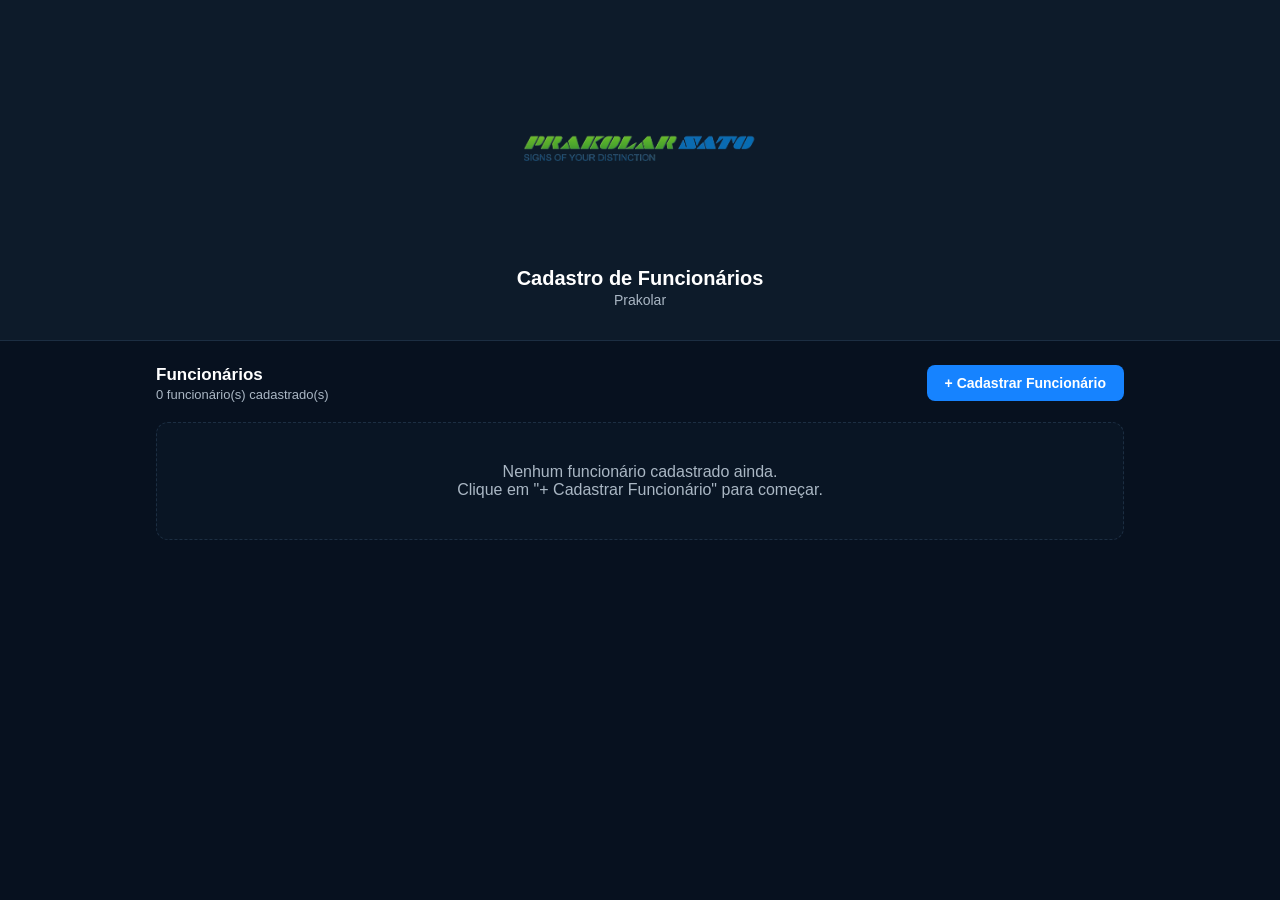
<file: cadastro-funcionarios-prakolar/index.html>
<!doctype html>
<html lang="pt-BR">
<head>
<meta charset="UTF-8" />
<meta name="viewport" content="width=device-width, initial-scale=1.0" />
<title>Prakolar | Cadastro de Funcionários</title>
<link rel="stylesheet" href="style.css" />
</head>
<body>

<header>
  <div class="logo-box"><span><img src="./img/video-cover-Photoroom.png" alt="Prakolar" class="logo"></span></div>
  <h1>Cadastro de Funcionários</h1>
  <p>Prakolar</p>
</header>

<main>
  <div class="toolbar">
    <div>
      <h2>Funcionários</h2>
      <p id="contador">0 funcionário(s) cadastrado(s)</p>
    </div>
    <button class="btn-primary" onclick="abrirCadastro()">+ Cadastrar Funcionário</button>
  </div>

  <div id="empty" class="empty-state" style="display:none;">
    Nenhum funcionário cadastrado ainda.<br>
    Clique em "+ Cadastrar Funcionário" para começar.
  </div>

  <table id="tabela">
    <thead>
      <tr>
        <th>Nome</th>
        <th>Função</th>
        <th>Horário</th>
        <th>Escala</th>
        <th>Modalidade</th>
        <th>Avaliação</th>
        <th style="text-align:right;">Ações</th>
      </tr>
    </thead>
    <tbody id="tabelaCorpo"></tbody>
  </table>

  <div id="cards" class="cards"></div>
</main>

<!-- Modal de cadastro/edição -->
<div class="overlay" id="overlayForm">
  <form class="modal" id="formFuncionario" onsubmit="return salvarFuncionario(event)">
    <h2 id="tituloForm">Cadastrar Funcionário</h2>

    <div class="erros" id="errosForm" style="display:none;">
      <ul id="listaErros"></ul>
    </div>

    <div class="campo">
      <label for="campoNome">Nome</label>
      <input type="text" id="campoNome" placeholder="Nome completo do funcionário" />
    </div>

    <div class="campo">
      <label for="campoFuncao">Função</label>
      <input type="text" id="campoFuncao" placeholder="Ex: Analista, Supervisor, Operador..." />
    </div>

    <div class="campo">
      <label>Tipo de horário</label>
      <div class="radio-grupo">
        <label class="radio-opcao" id="opComercial">
          <input type="radio" name="tipoHorario" value="COMERCIAL" onchange="mudarTipoHorario('COMERCIAL')" />
          Horário Comercial
        </label>
        <label class="radio-opcao" id="opFlexivel">
          <input type="radio" name="tipoHorario" value="FLEXIVEL" onchange="mudarTipoHorario('FLEXIVEL')" />
          Horário Flexível
        </label>
      </div>
    </div>

    <div class="linha-dupla">
      <div class="campo">
        <label for="campoEntrada">Entrada</label>
        <input type="time" id="campoEntrada" />
      </div>
      <div class="campo">
        <label for="campoSaida">Saída</label>
        <input type="time" id="campoSaida" />
      </div>
    </div>

    <div class="linha-dupla">
      <div class="campo">
        <label for="campoEscala">Escala</label>
        <select id="campoEscala">
          <option value="6x1">6x1</option>
          <option value="5x2">5x2</option>
        </select>
      </div>
      <div class="campo">
        <label for="campoModalidade">Modalidade</label>
        <select id="campoModalidade">
          <option value="PRESENCIAL">Presencial</option>
          <option value="HOME_OFFICE">Home Office</option>
        </select>
      </div>
    </div>

    <div class="campo">
      <div class="avaliacao-valor">
        <span>Avaliação de desempenho</span>
        <strong id="valorAvaliacao">5.0</strong>
      </div>
      <input type="range" id="campoAvaliacao" min="0" max="10" step="0.5" value="5" oninput="atualizarValorAvaliacao()" />
      <div class="range-legenda"><span>0</span><span>10</span></div>
    </div>

    <div class="modal-acoes">
      <button type="button" class="btn-cancelar" onclick="fecharForm()">Cancelar</button>
      <button type="submit" class="btn-primary" id="btnSalvar">Cadastrar Funcionário</button>
    </div>
  </form>
</div>

<!-- Modal de confirmação de exclusão -->
<div class="overlay" id="overlayExcluir">
  <div class="modal modal-confirm">
    <h2>Excluir funcionário</h2>
    <p id="mensagemExcluir">Tem certeza que deseja excluir este funcionário?</p>
    <div class="modal-acoes">
      <button type="button" class="btn-cancelar" onclick="fecharExcluir()">Cancelar</button>
      <button type="button" class="btn-excluir-confirmar" onclick="confirmarExclusao()">Excluir</button>
    </div>
  </div>
</div>

<div id="toast"></div>

<script src="script.js"></script>
</body>
</html>
</file>
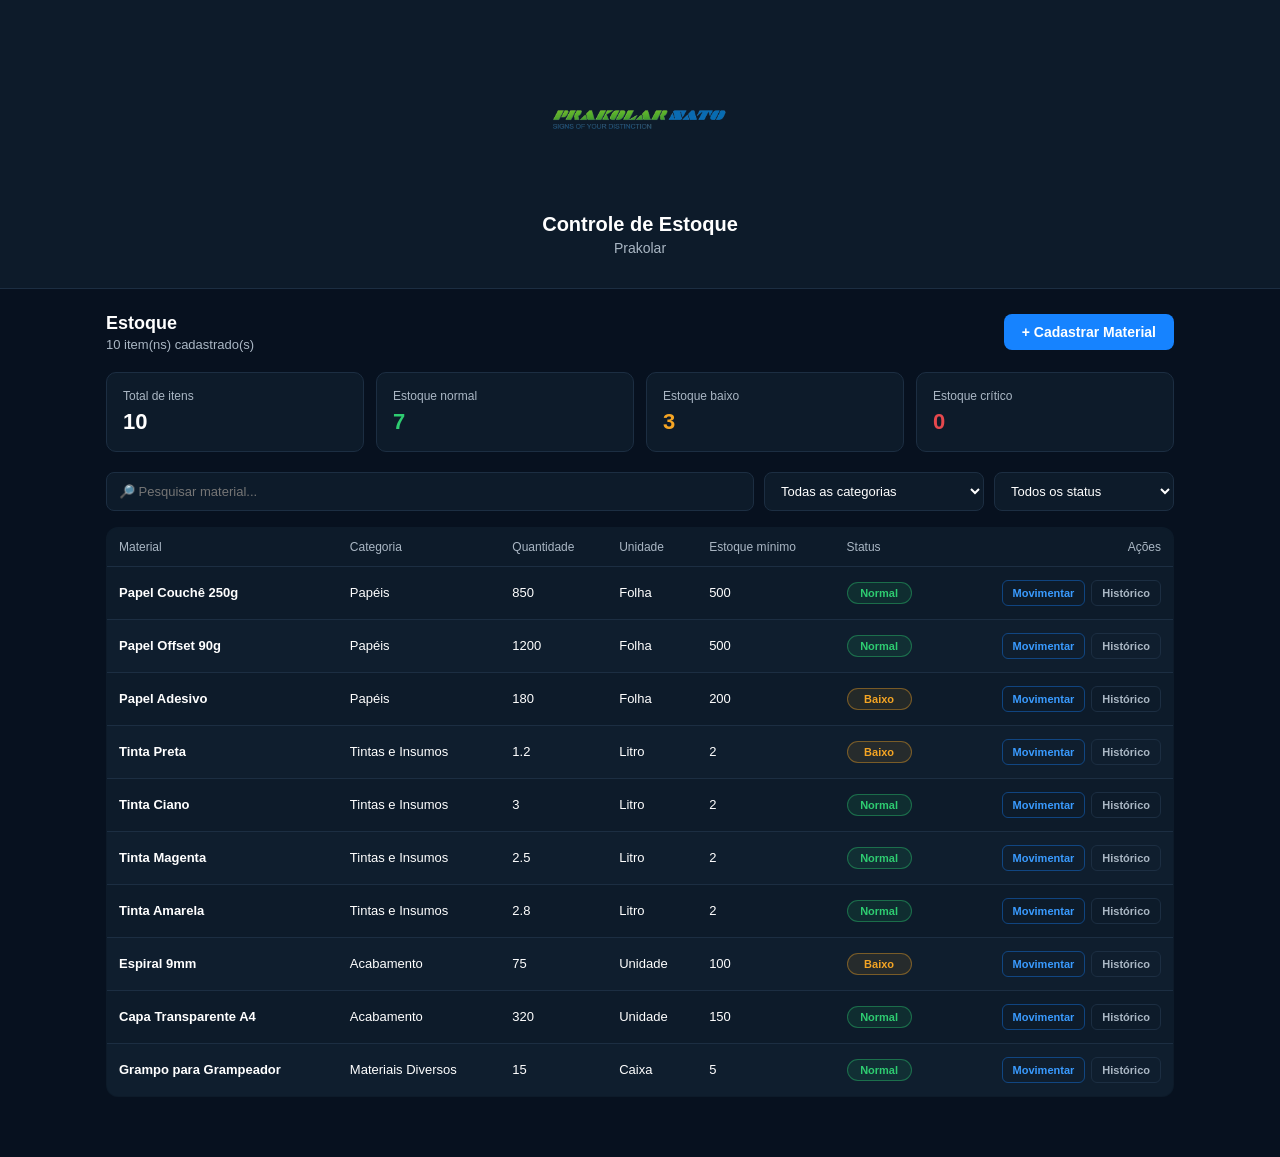
<file: cadastro-funcionarios-prakolar/estoque.html>
<!doctype html>
<html lang="pt-BR">

<head>
  <meta charset="UTF-8" />
  <meta name="viewport" content="width=device-width, initial-scale=1.0" />

  <title>Prakolar | Estoque</title>

  <link rel="stylesheet" href="estoque.css" />
</head>

<body>

  <header>
    <div class="logo-box">
      <img
        src="./img/video-cover-Photoroom.png"
        alt="Prakolar"
        class="logo"
      >
    </div>

    <h1>Controle de Estoque</h1>
    <p>Prakolar</p>
  </header>

  <main>

    <!-- Cabeçalho da página -->
    <div class="toolbar">
      <div>
        <h2>Estoque</h2>
        <p id="contador">0 item(ns) cadastrado(s)</p>
      </div>

      <button class="btn-primary" onclick="abrirCadastro()">
        + Cadastrar Material
      </button>
    </div>

    <!-- Resumo -->
    <div class="resumo">

      <div class="resumo-card">
        <span>Total de itens</span>
        <strong id="totalItens">0</strong>
      </div>

      <div class="resumo-card">
        <span>Estoque normal</span>
        <strong class="texto-verde" id="totalNormal">0</strong>
      </div>

      <div class="resumo-card">
        <span>Estoque baixo</span>
        <strong class="texto-amarelo" id="totalBaixo">0</strong>
      </div>

      <div class="resumo-card">
        <span>Estoque crítico</span>
        <strong class="texto-vermelho" id="totalCritico">0</strong>
      </div>

    </div>

    <!-- Pesquisa e filtros -->
    <div class="filtros">

      <input
        type="text"
        id="campoBusca"
        placeholder="🔎 Pesquisar material..."
        oninput="renderizarEstoque()"
      >

      <select id="filtroCategoria" onchange="renderizarEstoque()">
        <option value="">Todas as categorias</option>
        <option value="PAPEL">Papéis</option>
        <option value="TINTA">Tintas e Insumos</option>
        <option value="ACABAMENTO">Acabamento</option>
        <option value="DIVERSOS">Materiais Diversos</option>
      </select>

      <select id="filtroStatus" onchange="renderizarEstoque()">
        <option value="">Todos os status</option>
        <option value="NORMAL">Normal</option>
        <option value="BAIXO">Baixo</option>
        <option value="CRITICO">Crítico</option>
      </select>

    </div>

    <!-- Estado vazio -->
    <div id="empty" class="empty-state" style="display:none;">
      Nenhum material encontrado.
    </div>

    <!-- Tabela -->
    <div class="tabela-container">

      <table id="tabela">

        <thead>
          <tr>
            <th>Material</th>
            <th>Categoria</th>
            <th>Quantidade</th>
            <th>Unidade</th>
            <th>Estoque mínimo</th>
            <th>Status</th>
            <th style="text-align:right;">Ações</th>
          </tr>
        </thead>

        <tbody id="tabelaCorpo"></tbody>

      </table>

    </div>

    <!-- Cards para mobile -->
    <div id="cards" class="cards"></div>

  </main>


  <!-- Modal de cadastro -->
  <div class="overlay" id="overlayForm">

    <form class="modal" id="formMaterial" onsubmit="return salvarMaterial(event)">

      <h2 id="tituloForm">Cadastrar Material</h2>

      <div class="erros" id="errosForm" style="display:none;">
        <ul id="listaErros"></ul>
      </div>

      <div class="campo">
        <label for="campoNome">Nome do material</label>
        <input
          type="text"
          id="campoNome"
          placeholder="Ex: Papel Couchê 250g"
        >
      </div>

      <div class="linha-dupla">

        <div class="campo">
          <label for="campoCategoria">Categoria</label>

          <select id="campoCategoria">
            <option value="PAPEL">Papéis</option>
            <option value="TINTA">Tintas e Insumos</option>
            <option value="ACABAMENTO">Acabamento</option>
            <option value="DIVERSOS">Materiais Diversos</option>
          </select>
        </div>

        <div class="campo">
          <label for="campoUnidade">Unidade</label>

          <select id="campoUnidade">
            <option value="Unidade">Unidade</option>
            <option value="Folha">Folha</option>
            <option value="Resma">Resma</option>
            <option value="Rolo">Rolo</option>
            <option value="Metro">Metro</option>
            <option value="Litro">Litro</option>
            <option value="Quilograma">Quilograma</option>
          </select>
        </div>

      </div>

      <div class="linha-dupla">

        <div class="campo">
          <label for="campoQuantidade">Quantidade atual</label>
          <input
            type="number"
            id="campoQuantidade"
            min="0"
            step="0.01"
            placeholder="0"
          >
        </div>

        <div class="campo">
          <label for="campoMinimo">Estoque mínimo</label>
          <input
            type="number"
            id="campoMinimo"
            min="0"
            step="0.01"
            placeholder="0"
          >
        </div>

      </div>

      <div class="campo">
        <label for="campoLocalizacao">Localização</label>

        <input
          type="text"
          id="campoLocalizacao"
          placeholder="Ex: Prateleira A1"
        >
      </div>

      <div class="campo">
        <label for="campoFornecedor">Fornecedor</label>

        <input
          type="text"
          id="campoFornecedor"
          placeholder="Nome do fornecedor"
        >
      </div>

      <div class="campo">
        <label for="campoPreco">Preço de compra</label>

        <input
          type="number"
          id="campoPreco"
          min="0"
          step="0.01"
          placeholder="0,00"
        >
      </div>

      <div class="modal-acoes">

        <button
          type="button"
          class="btn-cancelar"
          onclick="fecharForm()"
        >
          Cancelar
        </button>

        <button
          type="submit"
          class="btn-primary"
        >
          Cadastrar Material
        </button>

      </div>

    </form>

  </div>


  <!-- Modal de movimentação -->
  <div class="overlay" id="overlayMovimentacao">

    <form
      class="modal"
      id="formMovimentacao"
      onsubmit="return salvarMovimentacao(event)"
    >

      <h2>Registrar movimentação</h2>

      <p class="material-selecionado" id="materialSelecionado"></p>

      <div class="campo">

        <label>Tipo de movimentação</label>

        <div class="radio-grupo">

          <label class="radio-opcao selecionado">
            <input
              type="radio"
              name="tipoMovimentacao"
              value="ENTRADA"
              checked
            >
            Entrada
          </label>

          <label class="radio-opcao">
            <input
              type="radio"
              name="tipoMovimentacao"
              value="SAIDA"
            >
            Saída
          </label>

        </div>

      </div>

      <div class="campo">

        <label for="campoQuantidadeMovimentacao">
          Quantidade
        </label>

        <input
          type="number"
          id="campoQuantidadeMovimentacao"
          min="0.01"
          step="0.01"
          placeholder="Quantidade"
        >

      </div>

      <div class="campo">

        <label for="campoMotivo">
          Motivo
        </label>

        <select id="campoMotivo">

          <option value="COMPRA">Compra</option>
          <option value="PRODUCAO">Produção</option>
          <option value="PERDA">Perda</option>
          <option value="AJUSTE">Ajuste de estoque</option>
          <option value="OUTROS">Outros</option>

        </select>

      </div>

      <div class="campo">

        <label for="campoObservacao">
          Observação
        </label>

        <textarea
          id="campoObservacao"
          placeholder="Observação opcional..."
        ></textarea>

      </div>

      <div class="modal-acoes">

        <button
          type="button"
          class="btn-cancelar"
          onclick="fecharMovimentacao()"
        >
          Cancelar
        </button>

        <button
          type="submit"
          class="btn-primary"
        >
          Registrar
        </button>

      </div>

    </form>

  </div>


  <!-- Modal de histórico -->
  <div class="overlay" id="overlayHistorico">

    <div class="modal">

      <h2>Histórico do material</h2>

      <p
        class="material-selecionado"
        id="historicoMaterial"
      ></p>

      <div
        class="historico"
        id="listaHistorico"
      ></div>

      <div class="modal-acoes">

        <button
          type="button"
          class="btn-cancelar"
          onclick="fecharHistorico()"
        >
          Fechar
        </button>

      </div>

    </div>

  </div>


  <div id="toast"></div>


  <script>

    /*
      Materiais iniciais da gráfica.
      Caso o navegador ainda não tenha dados salvos,
      estes materiais serão cadastrados automaticamente.
    */

    const materiaisIniciais = [
      {
        id: 1,
        nome: "Papel Couchê 250g",
        categoria: "PAPEL",
        unidade: "Folha",
        quantidade: 850,
        minimo: 500,
        localizacao: "Prateleira A1",
        fornecedor: "Papelaria Central",
        preco: 0.85,
        historico: []
      },

      {
        id: 2,
        nome: "Papel Offset 90g",
        categoria: "PAPEL",
        unidade: "Folha",
        quantidade: 1200,
        minimo: 500,
        localizacao: "Prateleira A2",
        fornecedor: "Papelaria Central",
        preco: 0.22,
        historico: []
      },

      {
        id: 3,
        nome: "Papel Adesivo",
        categoria: "PAPEL",
        unidade: "Folha",
        quantidade: 180,
        minimo: 200,
        localizacao: "Prateleira A3",
        fornecedor: "Adesivos Brasil",
        preco: 1.15,
        historico: []
      },

      {
        id: 4,
        nome: "Tinta Preta",
        categoria: "TINTA",
        unidade: "Litro",
        quantidade: 1.2,
        minimo: 2,
        localizacao: "Armário B1",
        fornecedor: "Suprimentos Gráficos",
        preco: 145,
        historico: []
      },

      {
        id: 5,
        nome: "Tinta Ciano",
        categoria: "TINTA",
        unidade: "Litro",
        quantidade: 3,
        minimo: 2,
        localizacao: "Armário B1",
        fornecedor: "Suprimentos Gráficos",
        preco: 138,
        historico: []
      },

      {
        id: 6,
        nome: "Tinta Magenta",
        categoria: "TINTA",
        unidade: "Litro",
        quantidade: 2.5,
        minimo: 2,
        localizacao: "Armário B1",
        fornecedor: "Suprimentos Gráficos",
        preco: 138,
        historico: []
      },

      {
        id: 7,
        nome: "Tinta Amarela",
        categoria: "TINTA",
        unidade: "Litro",
        quantidade: 2.8,
        minimo: 2,
        localizacao: "Armário B1",
        fornecedor: "Suprimentos Gráficos",
        preco: 138,
        historico: []
      },

      {
        id: 8,
        nome: "Espiral 9mm",
        categoria: "ACABAMENTO",
        unidade: "Unidade",
        quantidade: 75,
        minimo: 100,
        localizacao: "Prateleira C1",
        fornecedor: "Acabamentos SP",
        preco: 0.45,
        historico: []
      },

      {
        id: 9,
        nome: "Capa Transparente A4",
        categoria: "ACABAMENTO",
        unidade: "Unidade",
        quantidade: 320,
        minimo: 150,
        localizacao: "Prateleira C2",
        fornecedor: "Acabamentos SP",
        preco: 0.70,
        historico: []
      },

      {
        id: 10,
        nome: "Grampo para Grampeador",
        categoria: "DIVERSOS",
        unidade: "Caixa",
        quantidade: 15,
        minimo: 5,
        localizacao: "Armário D1",
        fornecedor: "Papelaria Central",
        preco: 12.50,
        historico: []
      }
    ];


    let materiais = JSON.parse(localStorage.getItem("prakolarEstoque"));

    if (!materiais) {
      materiais = materiaisIniciais;
      salvarDados();
    }

    let materialMovimentacao = null;


    function salvarDados() {
      localStorage.setItem(
        "prakolarEstoque",
        JSON.stringify(materiais)
      );
    }


    function obterStatus(material) {

      if (material.quantidade <= material.minimo * 0.5) {
        return "CRITICO";
      }

      if (material.quantidade <= material.minimo) {
        return "BAIXO";
      }

      return "NORMAL";
    }


    function nomeCategoria(categoria) {

      const categorias = {
        PAPEL: "Papéis",
        TINTA: "Tintas e Insumos",
        ACABAMENTO: "Acabamento",
        DIVERSOS: "Materiais Diversos"
      };

      return categorias[categoria] || categoria;
    }


    function classeStatus(status) {

      if (status === "CRITICO") return "badge-vermelho";
      if (status === "BAIXO") return "badge-amarelo";

      return "badge-verde";
    }


    function nomeStatus(status) {

      if (status === "CRITICO") return "Crítico";
      if (status === "BAIXO") return "Baixo";

      return "Normal";
    }


    function renderizarEstoque() {

      const busca =
        document
          .getElementById("campoBusca")
          .value
          .toLowerCase();

      const categoria =
        document.getElementById("filtroCategoria").value;

      const filtroStatus =
        document.getElementById("filtroStatus").value;


      const lista = materiais.filter(material => {

        const correspondeBusca =
          material.nome.toLowerCase().includes(busca);

        const correspondeCategoria =
          !categoria ||
          material.categoria === categoria;

        const correspondeStatus =
          !filtroStatus ||
          obterStatus(material) === filtroStatus;

        return (
          correspondeBusca &&
          correspondeCategoria &&
          correspondeStatus
        );

      });


      atualizarResumo();


      const corpo =
        document.getElementById("tabelaCorpo");

      corpo.innerHTML = "";


      lista.forEach(material => {

        const status = obterStatus(material);

        const linha = document.createElement("tr");

        linha.innerHTML = `
          <td>
            <strong>${material.nome}</strong>
          </td>

          <td>
            ${nomeCategoria(material.categoria)}
          </td>

          <td>
            ${material.quantidade}
          </td>

          <td>
            ${material.unidade}
          </td>

          <td>
            ${material.minimo}
          </td>

          <td>
            <span class="badge ${classeStatus(status)}">
              ${nomeStatus(status)}
            </span>
          </td>

          <td>
            <div class="acoes">

              <button
                class="btn-movimentar"
                onclick="abrirMovimentacao(${material.id})"
              >
                Movimentar
              </button>

              <button
                class="btn-historico"
                onclick="abrirHistorico(${material.id})"
              >
                Histórico
              </button>

            </div>
          </td>
        `;

        corpo.appendChild(linha);

      });


      renderizarCards(lista);


      document.getElementById("empty").style.display =
        lista.length === 0 ? "block" : "none";

      document.getElementById("tabela").style.display =
        lista.length === 0 ? "none" : "table";

    }


    function renderizarCards(lista) {

      const cards =
        document.getElementById("cards");

      cards.innerHTML = "";


      lista.forEach(material => {

        const status = obterStatus(material);

        const card = document.createElement("div");

        card.className = "card";

        card.innerHTML = `
          <div class="card-top">

            <div>
              <div class="card-nome">
                ${material.nome}
              </div>

              <div class="card-categoria">
                ${nomeCategoria(material.categoria)}
              </div>
            </div>

            <span class="badge ${classeStatus(status)}">
              ${nomeStatus(status)}
            </span>

          </div>

          <div class="card-info">

            <span>Quantidade</span>
            <span>${material.quantidade} ${material.unidade}</span>

            <span>Estoque mínimo</span>
            <span>${material.minimo}</span>

            <span>Localização</span>
            <span>${material.localizacao || "-"}</span>

          </div>

          <div class="card-acoes">

            <button
              class="btn-movimentar"
              onclick="abrirMovimentacao(${material.id})"
            >
              Movimentar
            </button>

            <button
              class="btn-historico"
              onclick="abrirHistorico(${material.id})"
            >
              Histórico
            </button>

          </div>
        `;

        cards.appendChild(card);

      });

    }


    function atualizarResumo() {

      const normal =
        materiais.filter(
          material => obterStatus(material) === "NORMAL"
        ).length;

      const baixo =
        materiais.filter(
          material => obterStatus(material) === "BAIXO"
        ).length;

      const critico =
        materiais.filter(
          material => obterStatus(material) === "CRITICO"
        ).length;


      document.getElementById("totalItens").textContent =
        materiais.length;

      document.getElementById("totalNormal").textContent =
        normal;

      document.getElementById("totalBaixo").textContent =
        baixo;

      document.getElementById("totalCritico").textContent =
        critico;

      document.getElementById("contador").textContent =
        `${materiais.length} item(ns) cadastrado(s)`;

    }


    function abrirCadastro() {

      document.getElementById("overlayForm")
        .classList.add("aberto");

      document.getElementById("formMaterial").reset();

      esconderErros();

    }


    function fecharForm() {

      document.getElementById("overlayForm")
        .classList.remove("aberto");

    }


    function salvarMaterial(event) {

      event.preventDefault();


      const nome =
        document.getElementById("campoNome").value.trim();

      const categoria =
        document.getElementById("campoCategoria").value;

      const unidade =
        document.getElementById("campoUnidade").value;

      const quantidade =
        Number(document.getElementById("campoQuantidade").value);

      const minimo =
        Number(document.getElementById("campoMinimo").value);

      const localizacao =
        document.getElementById("campoLocalizacao").value.trim();

      const fornecedor =
        document.getElementById("campoFornecedor").value.trim();

      const preco =
        Number(document.getElementById("campoPreco").value);


      const erros = [];


      if (!nome) {
        erros.push("Informe o nome do material.");
      }

      if (isNaN(quantidade) || quantidade < 0) {
        erros.push("Informe uma quantidade válida.");
      }

      if (isNaN(minimo) || minimo < 0) {
        erros.push("Informe um estoque mínimo válido.");
      }

      if (erros.length > 0) {

        mostrarErros(erros);

        return false;

      }


      const novoMaterial = {

        id: Date.now(),

        nome,
        categoria,
        unidade,
        quantidade,
        minimo,
        localizacao,
        fornecedor,
        preco,

        historico: [

          {
            data: new Date().toLocaleString("pt-BR"),
            tipo: "CADASTRO",
            quantidade,
            motivo: "Cadastro inicial",
            observacao: ""
          }

        ]

      };


      materiais.push(novoMaterial);

      salvarDados();

      fecharForm();

      renderizarEstoque();

      mostrarToast("Material cadastrado com sucesso.", "sucesso");


      return false;

    }


    function abrirMovimentacao(id) {

      materialMovimentacao =
        materiais.find(material => material.id === id);


      if (!materialMovimentacao) return;


      document.getElementById("materialSelecionado")
        .textContent =
        materialMovimentacao.nome;


      document.getElementById("formMovimentacao").reset();

      document.querySelector(
        'input[name="tipoMovimentacao"][value="ENTRADA"]'
      ).checked = true;


      document.getElementById("overlayMovimentacao")
        .classList.add("aberto");

    }


    function fecharMovimentacao() {

      document.getElementById("overlayMovimentacao")
        .classList.remove("aberto");

      materialMovimentacao = null;

    }


    function salvarMovimentacao(event) {

      event.preventDefault();


      if (!materialMovimentacao) return false;


      const tipo =
        document.querySelector(
          'input[name="tipoMovimentacao"]:checked'
        ).value;


      const quantidade =
        Number(
          document.getElementById(
            "campoQuantidadeMovimentacao"
          ).value
        );


      const motivo =
        document.getElementById("campoMotivo").value;


      const observacao =
        document.getElementById("campoObservacao").value.trim();


      if (!quantidade || quantidade <= 0) {

        mostrarToast(
          "Informe uma quantidade válida.",
          "erro"
        );

        return false;

      }


      if (
        tipo === "SAIDA" &&
        quantidade > materialMovimentacao.quantidade
      ) {

        mostrarToast(
          "A quantidade de saída é maior que o estoque disponível.",
          "erro"
        );

        return false;

      }


      if (tipo === "ENTRADA") {

        materialMovimentacao.quantidade += quantidade;

      } else {

        materialMovimentacao.quantidade -= quantidade;

      }


      materialMovimentacao.historico.push({

        data: new Date().toLocaleString("pt-BR"),

        tipo,

        quantidade,

        motivo,

        observacao

      });


      salvarDados();

      fecharMovimentacao();

      renderizarEstoque();


      mostrarToast(
        "Movimentação registrada com sucesso.",
        "sucesso"
      );


      return false;

    }


    function abrirHistorico(id) {

      const material =
        materiais.find(material => material.id === id);


      if (!material) return;


      document.getElementById("historicoMaterial")
        .textContent = material.nome;


      const lista =
        document.getElementById("listaHistorico");

      lista.innerHTML = "";


      if (
        !material.historico ||
        material.historico.length === 0
      ) {

        lista.innerHTML =
          `<p class="sem-historico">
            Nenhuma movimentação registrada.
          </p>`;

      } else {

        [...material.historico]
          .reverse()
          .forEach(item => {

            const div =
              document.createElement("div");

            div.className = "historico-item";


            let titulo = item.tipo;

            if (item.tipo === "ENTRADA")
              titulo = "Entrada";

            if (item.tipo === "SAIDA")
              titulo = "Saída";

            if (item.tipo === "CADASTRO")
              titulo = "Cadastro";


            div.innerHTML = `

              <div class="historico-top">

                <strong>${titulo}</strong>

                <span>${item.data}</span>

              </div>

              <div class="historico-info">

                Quantidade:
                <strong>${item.quantidade}</strong>

                ${item.motivo
                  ? ` · ${item.motivo}`
                  : ""
                }

              </div>

              ${
                item.observacao
                  ? `<p>${item.observacao}</p>`
                  : ""
              }

            `;


            lista.appendChild(div);

          });

      }


      document.getElementById("overlayHistorico")
        .classList.add("aberto");

    }


    function fecharHistorico() {

      document.getElementById("overlayHistorico")
        .classList.remove("aberto");

    }


    function mostrarErros(erros) {

      const lista =
        document.getElementById("listaErros");

      lista.innerHTML = "";


      erros.forEach(erro => {

        const li =
          document.createElement("li");

        li.textContent = erro;

        lista.appendChild(li);

      });


      document.getElementById("errosForm")
        .style.display = "block";

    }


    function esconderErros() {

      document.getElementById("errosForm")
        .style.display = "none";

    }


    function mostrarToast(mensagem, tipo) {

      const toast =
        document.getElementById("toast");


      toast.textContent = mensagem;

      toast.className = tipo;

      toast.style.display = "block";


      setTimeout(() => {

        toast.style.display = "none";

      }, 3000);

    }


    /*
      Fecha os modais quando o usuário
      clica fora deles.
    */

    document.querySelectorAll(".overlay")
      .forEach(overlay => {

        overlay.addEventListener("click", event => {

          if (event.target === overlay) {

            overlay.classList.remove("aberto");

          }

        });

      });


    renderizarEstoque();

  </script>

</body>
</html>
</file>
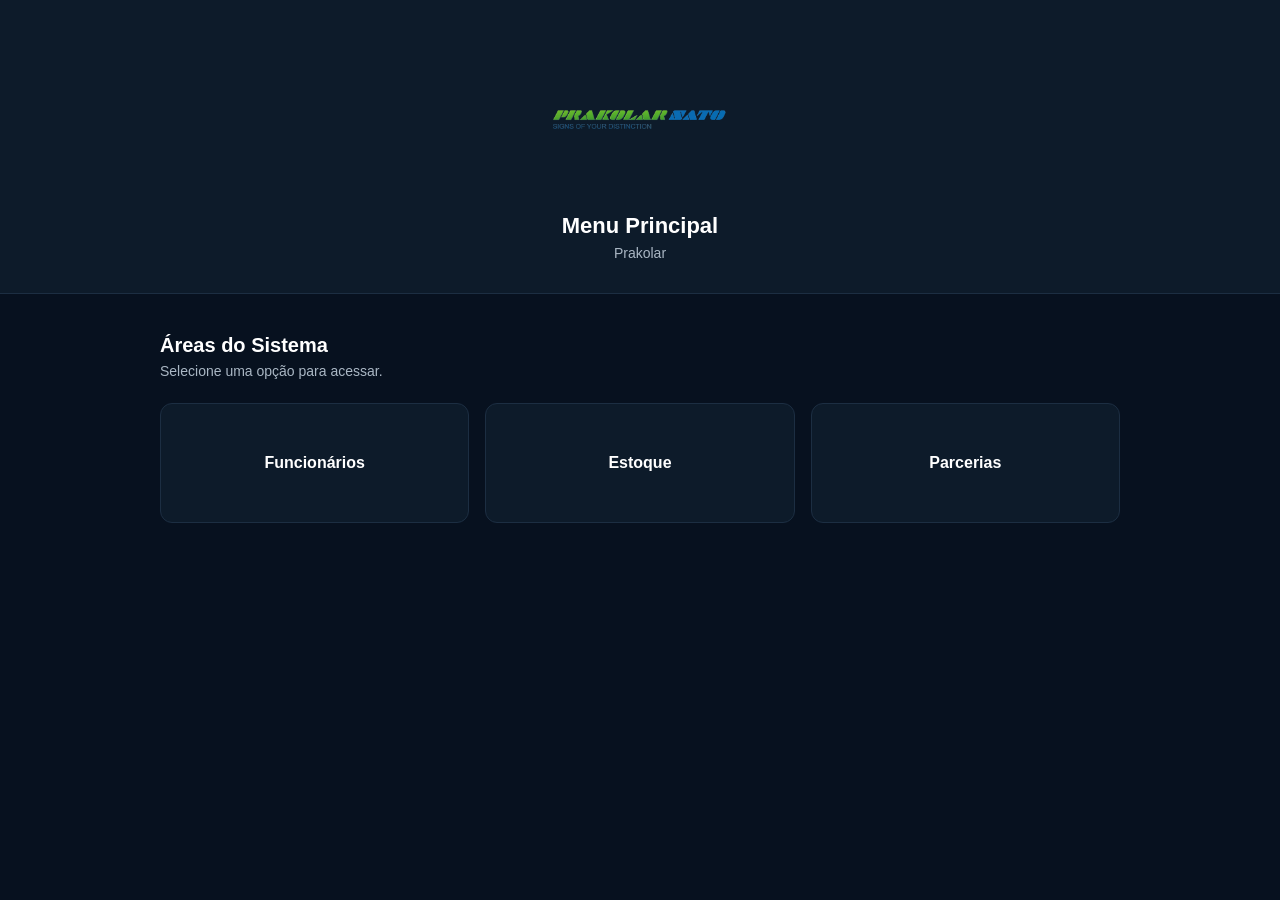
<file: cadastro-funcionarios-prakolar/pagina_geral.html>
<!doctype html>
<html lang="pt-BR">

<head>
  <meta charset="UTF-8" />
  <meta name="viewport" content="width=device-width, initial-scale=1.0" />

  <title>Prakolar | Menu Principal</title>

  <link rel="stylesheet" href="pagina_geral.css" />
</head>

<body>

  <header>
    <div class="logo-box">
      <img
        src="./img/video-cover-Photoroom.png"
        alt="Prakolar"
        class="logo"
      >
    </div>

    <h1>Menu Principal</h1>
    <p>Prakolar</p>
  </header>

  <main>

    <div class="titulo">
      <h2>Áreas do Sistema</h2>
      <p>Selecione uma opção para acessar.</p>
    </div>

    <div class="modulos">

      <a href="index.html" class="modulo">
        <h3>Funcionários</h3>
      </a>

      <a href="estoque.html" class="modulo">
        <h3>Estoque</h3>
      </a>

      <a href="#" class="modulo">
        <h3>Parcerias</h3>
      </a>

    </div>

  </main>

</body>
</html>
</file>
<file: cadastro-funcionarios-prakolar/style.css>
:root {
    --bg: #07111F;
    --surface: #0D1B2A;
    --surface-alt: #122436;
    --border: #1C2E42;
    --blue: #1683FF;
    --blue-hover: #3A9BFF;
    --text: #FFFFFF;
    --text-muted: #AAB7C4;
    --danger: #E5484D;
    --danger-hover: #F16A6E;
    --warning: #F5A524;
    --success: #2ECC71;
  }

  * { box-sizing: border-box; }

  body {
    margin: 0;
    background: var(--bg);
    color: var(--text);
    font-family: -apple-system, BlinkMacSystemFont, "Segoe UI", Roboto, Arial, sans-serif;
  }

  header {
    background: var(--surface);
    border-bottom: 1px solid var(--border);
    text-align: center;
    padding: 32px 16px;
  }

  /*.logo-box {
    display: inline-flex;
    align-items: center;
    justify-content: center;
    background: var(--bg);
    border: 1px solid var(--border);
    border-radius: 10px;
    padding: 10px 28px;
    margin-bottom: 12px;
  }*/

  .logo {
    width: 400px;
    height: 200pxx;
    justify-content: center;
  }

  .logo-box span {
    font-size: 22px;
    font-weight: 800;
    letter-spacing: 3px;
    color: var(--blue);
  }

  header h1 { margin: 4px 0 2px; font-size: 20px; }
  header p { margin: 0; color: var(--text-muted); font-size: 14px; }

  main {
    max-width: 1000px;
    margin: 0 auto;
    padding: 24px 16px 60px;
  }

  .toolbar {
    display: flex;
    flex-wrap: wrap;
    align-items: center;
    justify-content: space-between;
    gap: 12px;
    margin-bottom: 20px;
  }

  .toolbar h2 { margin: 0; font-size: 17px; }
  .toolbar p { margin: 2px 0 0; color: var(--text-muted); font-size: 13px; }

  button {
    font-family: inherit;
    cursor: pointer;
    border: none;
  }

  .btn-primary {
    background: var(--blue);
    color: #fff;
    font-weight: 600;
    font-size: 14px;
    padding: 10px 18px;
    border-radius: 8px;
    transition: background .15s;
  }
  .btn-primary:hover { background: var(--blue-hover); }

  .empty-state {
    border: 1px dashed var(--border);
    background: rgba(13,27,42,.5);
    border-radius: 12px;
    padding: 40px 20px;
    text-align: center;
    color: var(--text-muted);
  }

  table {
    width: 100%;
    border-collapse: collapse;
    border: 1px solid var(--border);
    border-radius: 12px;
    overflow: hidden;
  }

  thead th {
    background: var(--surface);
    color: var(--text-muted);
    text-align: left;
    font-weight: 500;
    font-size: 13px;
    padding: 12px;
  }

  tbody td {
    padding: 12px;
    font-size: 14px;
    border-top: 1px solid var(--border);
  }

  tbody tr:nth-child(even) { background: rgba(18,36,54,.4); }

  .acoes { display: flex; gap: 8px; justify-content: flex-end; }

  .btn-editar, .btn-excluir {
    font-size: 12px;
    font-weight: 600;
    padding: 6px 12px;
    border-radius: 6px;
    background: transparent;
  }
  .btn-editar { border: 1px solid rgba(22,131,255,.4); color: var(--blue-hover); }
  .btn-editar:hover { background: rgba(22,131,255,.1); }
  .btn-excluir { border: 1px solid rgba(229,72,77,.4); color: var(--danger); }
  .btn-excluir:hover { background: rgba(229,72,77,.1); }

  .badge {
    display: inline-flex;
    align-items: center;
    justify-content: center;
    min-width: 52px;
    font-size: 12px;
    font-weight: 700;
    padding: 4px 10px;
    border-radius: 999px;
    border: 1px solid;
  }
  .badge-vermelho { color: var(--danger); border-color: rgba(229,72,77,.4); background: rgba(229,72,77,.1); }
  .badge-amarelo { color: var(--warning); border-color: rgba(245,165,36,.4); background: rgba(245,165,36,.1); }
  .badge-azul { color: var(--blue-hover); border-color: rgba(22,131,255,.4); background: rgba(22,131,255,.1); }
  .badge-verde { color: var(--success); border-color: rgba(46,204,113,.4); background: rgba(46,204,113,.1); }

  /* Cards para mobile */
  .cards { display: none; flex-direction: column; gap: 12px; }
  .card {
    border: 1px solid var(--border);
    background: var(--surface);
    border-radius: 12px;
    padding: 14px;
  }
  .card-top { display: flex; justify-content: space-between; align-items: flex-start; gap: 8px; }
  .card-nome { font-weight: 600; }
  .card-funcao { color: var(--text-muted); font-size: 13px; margin-top: 2px; }
  .card-info {
    margin-top: 10px;
    display: grid;
    grid-template-columns: 1fr 1fr;
    row-gap: 6px;
    font-size: 12px;
    color: var(--text-muted);
  }
  .card-info span:nth-child(even) { text-align: right; color: var(--text); }
  .card-acoes { display: flex; gap: 8px; margin-top: 12px; }
  .card-acoes button { flex: 1; padding: 8px; }

  @media (max-width: 720px) {
    table { display: none; }
    .cards { display: flex; }
  }

  /* Modal */
  .overlay {
    display: none;
    position: fixed;
    inset: 0;
    background: rgba(0,0,0,.6);
    align-items: center;
    justify-content: center;
    padding: 16px;
    z-index: 50;
  }
  .overlay.aberto { display: flex; }

  .modal {
    width: 100%;
    max-width: 460px;
    max-height: 90vh;
    overflow-y: auto;
    background: var(--surface);
    border: 1px solid var(--border);
    border-radius: 14px;
    padding: 24px;
  }
  .modal h2 { margin: 0 0 16px; font-size: 17px; }

  .modal-confirm { max-width: 380px; }
  .modal-confirm p { color: var(--text-muted); font-size: 14px; }

  .campo { margin-bottom: 14px; }
  .campo label {
    display: block;
    font-size: 13px;
    color: var(--text-muted);
    margin-bottom: 6px;
    font-weight: 500;
  }
  .campo input[type=text],
  .campo input[type=time],
  .campo select {
    width: 100%;
    background: var(--bg);
    border: 1px solid var(--border);
    color: var(--text);
    padding: 10px 12px;
    border-radius: 8px;
    font-size: 14px;
  }
  .campo input:focus, .campo select:focus { outline: none; border-color: var(--blue); }
  .campo input:disabled { opacity: .55; cursor: not-allowed; }

  .radio-grupo { display: flex; gap: 8px; flex-wrap: wrap; }
  .radio-opcao {
    flex: 1;
    min-width: 140px;
    display: flex;
    align-items: center;
    gap: 8px;
    border: 1px solid var(--border);
    border-radius: 8px;
    padding: 9px 12px;
    font-size: 13px;
    color: var(--text-muted);
    cursor: pointer;
  }
  .radio-opcao.selecionado { border-color: var(--blue); background: rgba(22,131,255,.1); color: var(--text); }

  .linha-dupla { display: grid; grid-template-columns: 1fr 1fr; gap: 12px; }

  .avaliacao-valor { display: flex; justify-content: space-between; font-size: 13px; color: var(--text-muted); margin-bottom: 6px; }
  .avaliacao-valor strong { color: var(--blue-hover); }
  input[type=range] { width: 100%; accent-color: var(--blue); }
  .range-legenda { display: flex; justify-content: space-between; font-size: 11px; color: var(--text-muted); margin-top: 2px; }

  .erros {
    background: rgba(229,72,77,.1);
    border: 1px solid rgba(229,72,77,.4);
    border-radius: 8px;
    padding: 10px 14px;
    margin-bottom: 14px;
  }
  .erros ul { margin: 0; padding-left: 18px; }
  .erros li { color: var(--danger); font-size: 13px; }

  .modal-acoes { display: flex; justify-content: flex-end; gap: 10px; margin-top: 20px; }
  .btn-cancelar {
    background: transparent;
    border: 1px solid var(--border);
    color: var(--text-muted);
    padding: 10px 16px;
    border-radius: 8px;
    font-size: 14px;
    font-weight: 500;
  }
  .btn-cancelar:hover { color: var(--text); }
  .btn-excluir-confirmar {
    background: var(--danger);
    color: #fff;
    padding: 10px 16px;
    border-radius: 8px;
    font-size: 14px;
    font-weight: 600;
  }
  .btn-excluir-confirmar:hover { background: var(--danger-hover); }

  /* Toast */
  #toast {
    position: fixed;
    bottom: 20px;
    right: 20px;
    left: 20px;
    max-width: 360px;
    margin-left: auto;
    display: none;
    align-items: flex-start;
    gap: 10px;
    padding: 14px 16px;
    border-radius: 10px;
    border: 1px solid;
    font-size: 14px;
    z-index: 60;
    box-shadow: 0 8px 24px rgba(0,0,0,.35);
  }
  #toast.sucesso { border-color: rgba(46,204,113,.4); background: rgba(46,204,113,.12); }
  #toast.erro { border-color: rgba(229,72,77,.4); background: rgba(229,72,77,.12); }
</file>
<file: cadastro-funcionarios-prakolar/estoque.css>
:root {
  --bg: #07111F;
  --surface: #0D1B2A;
  --surface-alt: #122436;
  --border: #1C2E42;

  --blue: #1683FF;
  --blue-hover: #3A9BFF;

  --text: #FFFFFF;
  --text-muted: #AAB7C4;

  --danger: #E5484D;
  --danger-hover: #F16A6E;

  --warning: #F5A524;
  --success: #2ECC71;
}

* {
  box-sizing: border-box;
}

body {
  margin: 0;
  background: var(--bg);
  color: var(--text);

  font-family:
    -apple-system,
    BlinkMacSystemFont,
    "Segoe UI",
    Roboto,
    Arial,
    sans-serif;
}


/* =========================
   CABEÇALHO
========================= */

header {
  background: var(--surface);
  border-bottom: 1px solid var(--border);

  text-align: center;

  padding: 32px 16px;
}

.logo {
  width: 300px;
  max-width: 80%;
  height: auto;

  display: block;

  margin: 0 auto 12px;
}

header h1 {
  margin: 0;

  font-size: 20px;
}

header p {
  margin: 4px 0 0;

  color: var(--text-muted);

  font-size: 14px;
}


/* =========================
   CONTEÚDO
========================= */

main {
  max-width: 1100px;

  margin: 0 auto;

  padding: 24px 16px 60px;
}


/* =========================
   TOOLBAR
========================= */

.toolbar {
  display: flex;

  flex-wrap: wrap;

  align-items: center;

  justify-content: space-between;

  gap: 12px;

  margin-bottom: 20px;
}

.toolbar h2 {
  margin: 0;

  font-size: 18px;
}

.toolbar p {
  margin: 3px 0 0;

  color: var(--text-muted);

  font-size: 13px;
}


/* =========================
   BOTÕES
========================= */

button {
  font-family: inherit;

  cursor: pointer;

  border: none;
}

.btn-primary {
  background: var(--blue);

  color: #fff;

  font-weight: 600;

  font-size: 14px;

  padding: 10px 18px;

  border-radius: 8px;

  transition: background .15s;
}

.btn-primary:hover {
  background: var(--blue-hover);
}


/* =========================
   RESUMO
========================= */

.resumo {
  display: grid;

  grid-template-columns:
    repeat(4, 1fr);

  gap: 12px;

  margin-bottom: 20px;
}

.resumo-card {
  background: var(--surface);

  border: 1px solid var(--border);

  border-radius: 10px;

  padding: 16px;
}

.resumo-card span {
  display: block;

  color: var(--text-muted);

  font-size: 12px;

  margin-bottom: 6px;
}

.resumo-card strong {
  font-size: 22px;
}

.texto-verde {
  color: var(--success);
}

.texto-amarelo {
  color: var(--warning);
}

.texto-vermelho {
  color: var(--danger);
}


/* =========================
   FILTROS
========================= */

.filtros {
  display: grid;

  grid-template-columns:
    1fr 220px 180px;

  gap: 10px;

  margin-bottom: 16px;
}

.filtros input,
.filtros select {
  width: 100%;

  background: var(--surface);

  border: 1px solid var(--border);

  color: var(--text);

  padding: 10px 12px;

  border-radius: 8px;

  font-size: 13px;
}

.filtros input:focus,
.filtros select:focus {
  outline: none;

  border-color: var(--blue);
}


/* =========================
   TABELA
========================= */

.tabela-container {
  overflow-x: auto;
}

table {
  width: 100%;

  border-collapse: collapse;

  border: 1px solid var(--border);

  border-radius: 12px;

  overflow: hidden;

  background: var(--surface);
}

thead th {
  background: var(--surface);

  color: var(--text-muted);

  text-align: left;

  font-weight: 500;

  font-size: 12px;

  padding: 12px;
}

tbody td {
  padding: 13px 12px;

  font-size: 13px;

  border-top: 1px solid var(--border);
}

tbody tr:nth-child(even) {
  background: rgba(18, 36, 54, .4);
}


/* =========================
   STATUS
========================= */

.badge {
  display: inline-flex;

  align-items: center;

  justify-content: center;

  min-width: 65px;

  padding: 4px 10px;

  border-radius: 999px;

  font-size: 11px;

  font-weight: 700;

  border: 1px solid;
}

.badge-verde {
  color: var(--success);

  border-color: rgba(46, 204, 113, .4);

  background: rgba(46, 204, 113, .1);
}

.badge-amarelo {
  color: var(--warning);

  border-color: rgba(245, 165, 36, .4);

  background: rgba(245, 165, 36, .1);
}

.badge-vermelho {
  color: var(--danger);

  border-color: rgba(229, 72, 77, .4);

  background: rgba(229, 72, 77, .1);
}


/* =========================
   AÇÕES
========================= */

.acoes {
  display: flex;

  gap: 6px;

  justify-content: flex-end;
}

.btn-movimentar,
.btn-historico {
  background: transparent;

  padding: 6px 10px;

  border-radius: 6px;

  font-size: 11px;

  font-weight: 600;
}

.btn-movimentar {
  border: 1px solid rgba(22, 131, 255, .4);

  color: var(--blue-hover);
}

.btn-movimentar:hover {
  background: rgba(22, 131, 255, .1);
}

.btn-historico {
  border: 1px solid var(--border);

  color: var(--text-muted);
}

.btn-historico:hover {
  color: var(--text);

  background: var(--surface-alt);
}


/* =========================
   ESTADO VAZIO
========================= */

.empty-state {
  border: 1px dashed var(--border);

  background: rgba(13, 27, 42, .5);

  border-radius: 12px;

  padding: 40px 20px;

  text-align: center;

  color: var(--text-muted);
}


/* =========================
   CARDS MOBILE
========================= */

.cards {
  display: none;

  flex-direction: column;

  gap: 12px;
}

.card {
  border: 1px solid var(--border);

  background: var(--surface);

  border-radius: 12px;

  padding: 14px;
}

.card-top {
  display: flex;

  justify-content: space-between;

  align-items: flex-start;

  gap: 8px;
}

.card-nome {
  font-weight: 600;
}

.card-categoria {
  color: var(--text-muted);

  font-size: 12px;

  margin-top: 3px;
}

.card-info {
  margin-top: 12px;

  display: grid;

  grid-template-columns: 1fr 1fr;

  row-gap: 7px;

  font-size: 12px;

  color: var(--text-muted);
}

.card-info span:nth-child(even) {
  text-align: right;

  color: var(--text);
}

.card-acoes {
  display: flex;

  gap: 8px;

  margin-top: 14px;
}

.card-acoes button {
  flex: 1;

  padding: 8px;
}


/* =========================
   MODAL
========================= */

.overlay {
  display: none;

  position: fixed;

  inset: 0;

  background: rgba(0, 0, 0, .6);

  align-items: center;

  justify-content: center;

  padding: 16px;

  z-index: 50;
}

.overlay.aberto {
  display: flex;
}

.modal {
  width: 100%;

  max-width: 480px;

  max-height: 90vh;

  overflow-y: auto;

  background: var(--surface);

  border: 1px solid var(--border);

  border-radius: 14px;

  padding: 24px;
}

.modal h2 {
  margin: 0 0 18px;

  font-size: 17px;
}


/* =========================
   CAMPOS
========================= */

.campo {
  margin-bottom: 14px;
}

.campo label {
  display: block;

  font-size: 13px;

  color: var(--text-muted);

  margin-bottom: 6px;

  font-weight: 500;
}

.campo input,
.campo select,
.campo textarea {
  width: 100%;

  background: var(--bg);

  border: 1px solid var(--border);

  color: var(--text);

  padding: 10px 12px;

  border-radius: 8px;

  font-size: 14px;

  font-family: inherit;
}

.campo textarea {
  min-height: 80px;

  resize: vertical;
}

.campo input:focus,
.campo select:focus,
.campo textarea:focus {
  outline: none;

  border-color: var(--blue);
}

.linha-dupla {
  display: grid;

  grid-template-columns: 1fr 1fr;

  gap: 12px;
}


/* =========================
   RADIO
========================= */

.radio-grupo {
  display: flex;

  gap: 8px;
}

.radio-opcao {
  flex: 1;

  display: flex;

  align-items: center;

  gap: 8px;

  border: 1px solid var(--border);

  border-radius: 8px;

  padding: 10px 12px;

  font-size: 13px;

  color: var(--text-muted);

  cursor: pointer;
}

.radio-opcao:has(input:checked) {
  border-color: var(--blue);

  background: rgba(22, 131, 255, .1);

  color: var(--text);
}


/* =========================
   MODAL AÇÕES
========================= */

.modal-acoes {
  display: flex;

  justify-content: flex-end;

  gap: 10px;

  margin-top: 20px;
}

.btn-cancelar {
  background: transparent;

  border: 1px solid var(--border);

  color: var(--text-muted);

  padding: 10px 16px;

  border-radius: 8px;

  font-size: 14px;
}

.btn-cancelar:hover {
  color: var(--text);
}


/* =========================
   MATERIAL SELECIONADO
========================= */

.material-selecionado {
  margin: -8px 0 18px;

  color: var(--blue-hover);

  font-size: 14px;

  font-weight: 600;
}


/* =========================
   HISTÓRICO
========================= */

.historico {
  display: flex;

  flex-direction: column;

  gap: 8px;

  max-height: 400px;

  overflow-y: auto;
}

.historico-item {
  background: var(--bg);

  border: 1px solid var(--border);

  border-radius: 8px;

  padding: 12px;
}

.historico-top {
  display: flex;

  justify-content: space-between;

  gap: 10px;

  margin-bottom: 7px;
}

.historico-top strong {
  font-size: 13px;
}

.historico-top span {
  color: var(--text-muted);

  font-size: 11px;
}

.historico-info {
  color: var(--text-muted);

  font-size: 12px;
}

.historico-info strong {
  color: var(--text);
}

.historico-item p {
  margin: 8px 0 0;

  color: var(--text-muted);

  font-size: 12px;
}

.sem-historico {
  color: var(--text-muted);

  font-size: 13px;

  text-align: center;

  padding: 20px;
}


/* =========================
   ERROS
========================= */

.erros {
  background: rgba(229, 72, 77, .1);

  border: 1px solid rgba(229, 72, 77, .4);

  border-radius: 8px;

  padding: 10px 14px;

  margin-bottom: 14px;
}

.erros ul {
  margin: 0;

  padding-left: 18px;
}

.erros li {
  color: var(--danger);

  font-size: 13px;
}


/* =========================
   TOAST
========================= */

#toast {
  position: fixed;

  bottom: 20px;

  right: 20px;

  left: 20px;

  max-width: 360px;

  margin-left: auto;

  display: none;

  padding: 14px 16px;

  border-radius: 10px;

  border: 1px solid;

  font-size: 14px;

  z-index: 60;

  box-shadow:
    0 8px 24px rgba(0, 0, 0, .35);
}

#toast.sucesso {
  border-color: rgba(46, 204, 113, .4);

  background: rgba(46, 204, 113, .12);
}

#toast.erro {
  border-color: rgba(229, 72, 77, .4);

  background: rgba(229, 72, 77, .12);
}


/* =========================
   RESPONSIVIDADE
========================= */

@media (max-width: 850px) {

  .resumo {
    grid-template-columns:
      repeat(2, 1fr);
  }

  .filtros {
    grid-template-columns: 1fr 1fr;
  }

  .filtros input {
    grid-column: 1 / -1;
  }

}


@media (max-width: 720px) {

  .tabela-container {
    display: none;
  }

  .cards {
    display: flex;
  }

  .filtros {
    grid-template-columns: 1fr;
  }

  .linha-dupla {
    grid-template-columns: 1fr;
  }

}


@media (max-width: 480px) {

  .resumo {
    grid-template-columns: 1fr;
  }

  .toolbar {
    align-items: stretch;
  }

  .toolbar .btn-primary {
    width: 100%;
  }

  .modal {
    padding: 20px;
  }

}
</file>
<file: cadastro-funcionarios-prakolar/pagina_geral.css>
:root {
  --bg: #07111F;
  --surface: #0D1B2A;
  --surface-alt: #122436;
  --border: #1C2E42;
  --blue: #1683FF;
  --blue-hover: #3A9BFF;
  --text: #FFFFFF;
  --text-muted: #AAB7C4;
}

* {
  box-sizing: border-box;
}

body {
  margin: 0;
  min-height: 100vh;
  background: var(--bg);
  color: var(--text);
  font-family: -apple-system, BlinkMacSystemFont, "Segoe UI",
    Roboto, Arial, sans-serif;
}

/* Cabeçalho */

header {
  background: var(--surface);
  border-bottom: 1px solid var(--border);
  text-align: center;
  padding: 32px 16px;
}

.logo {
  width: 300px;
  max-width: 80%;
  height: auto;
  display: block;
  margin: 0 auto 12px;
}

header h1 {
  margin: 0;
  font-size: 22px;
}

header p {
  margin: 6px 0 0;
  color: var(--text-muted);
  font-size: 14px;
}

/* Conteúdo principal */

main {
  max-width: 1000px;
  margin: 0 auto;
  padding: 40px 20px 60px;
}

.titulo {
  margin-bottom: 24px;
}

.titulo h2 {
  margin: 0;
  font-size: 20px;
}

.titulo p {
  margin: 6px 0 0;
  color: var(--text-muted);
  font-size: 14px;
}

/* Módulos */

.modulos {
  display: grid;
  grid-template-columns: repeat(3, 1fr);
  gap: 16px;
}

.modulo {
  display: flex;
  align-items: center;
  justify-content: center;

  min-height: 120px;

  background: var(--surface);
  border: 1px solid var(--border);
  border-radius: 12px;

  color: var(--text);
  text-decoration: none;

  transition: 0.15s ease;
}

.modulo:hover {
  background: var(--surface-alt);
  border-color: var(--blue);
  transform: translateY(-2px);
}

.modulo h3 {
  margin: 0;
  font-size: 16px;
}

/* Responsividade */

@media (max-width: 720px) {
  .modulos {
    grid-template-columns: 1fr;
  }

  .modulo {
    min-height: 90px;
  }
}
</file>
